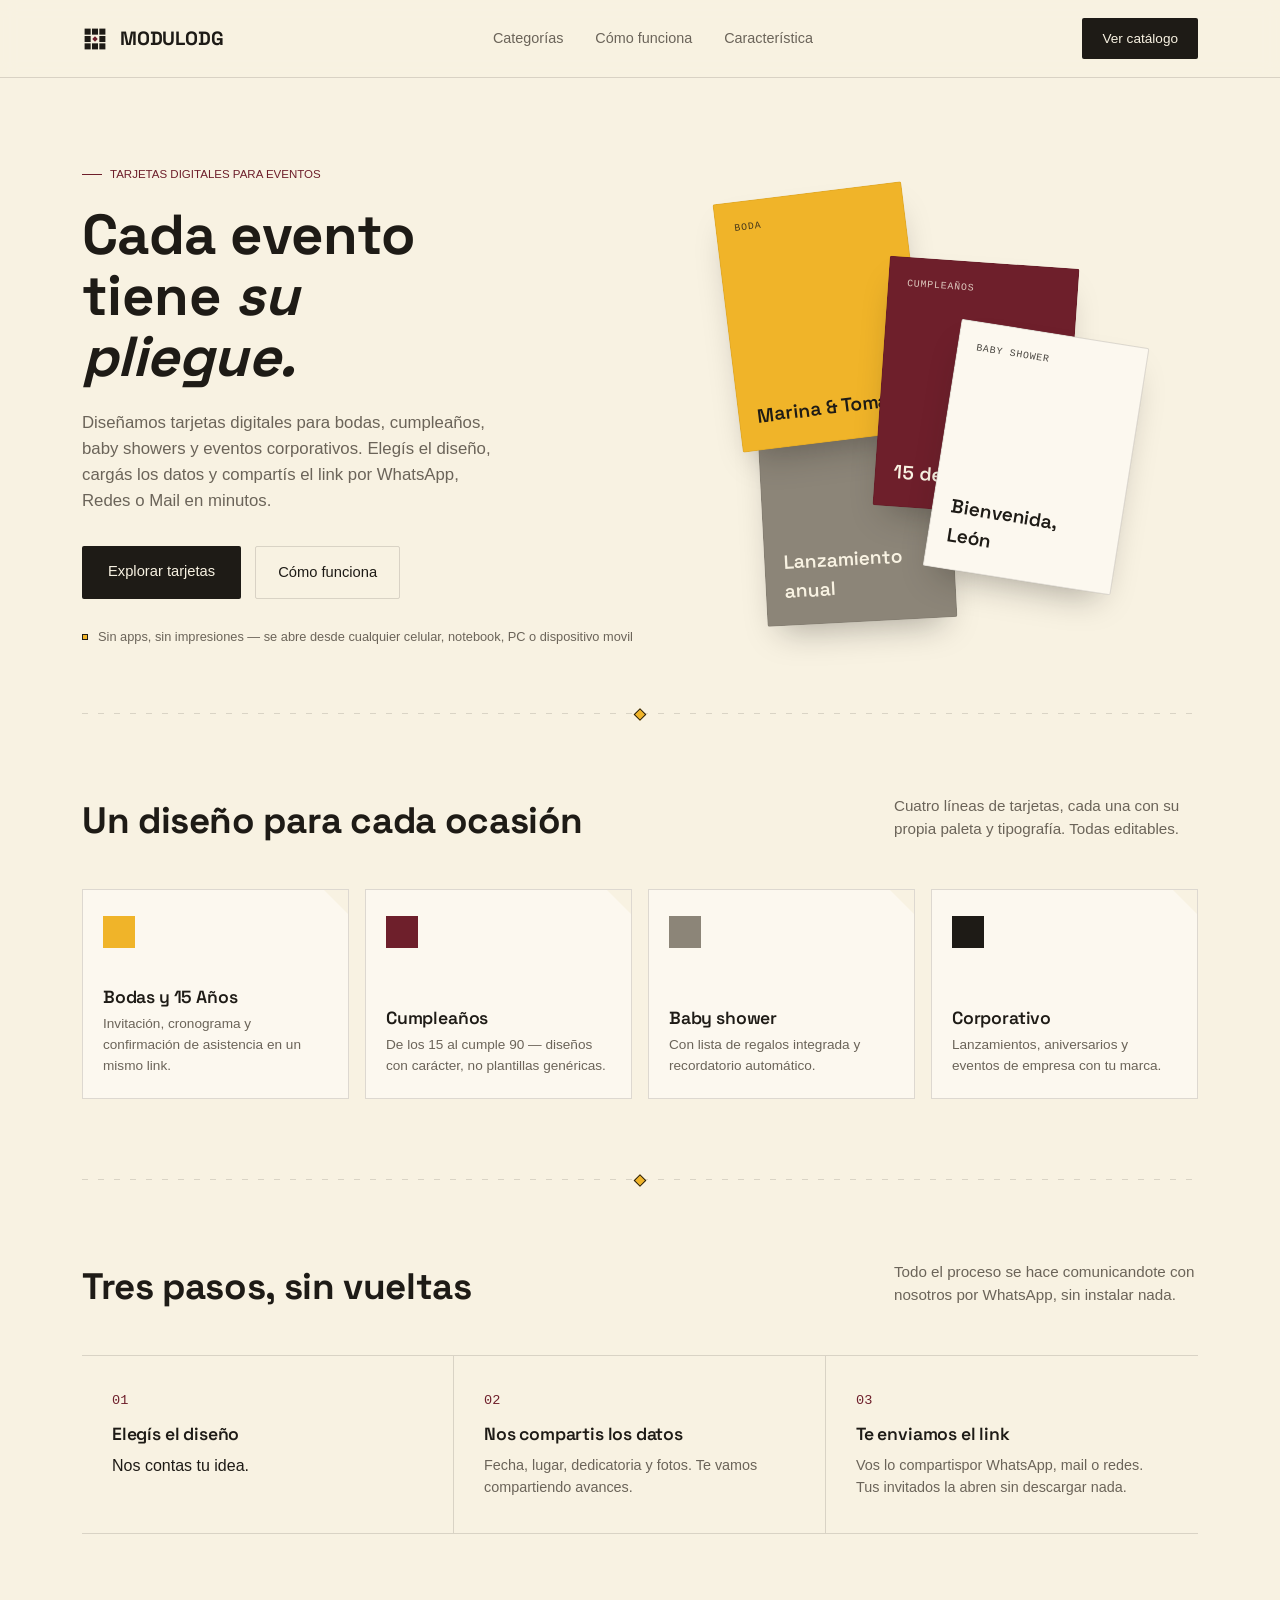
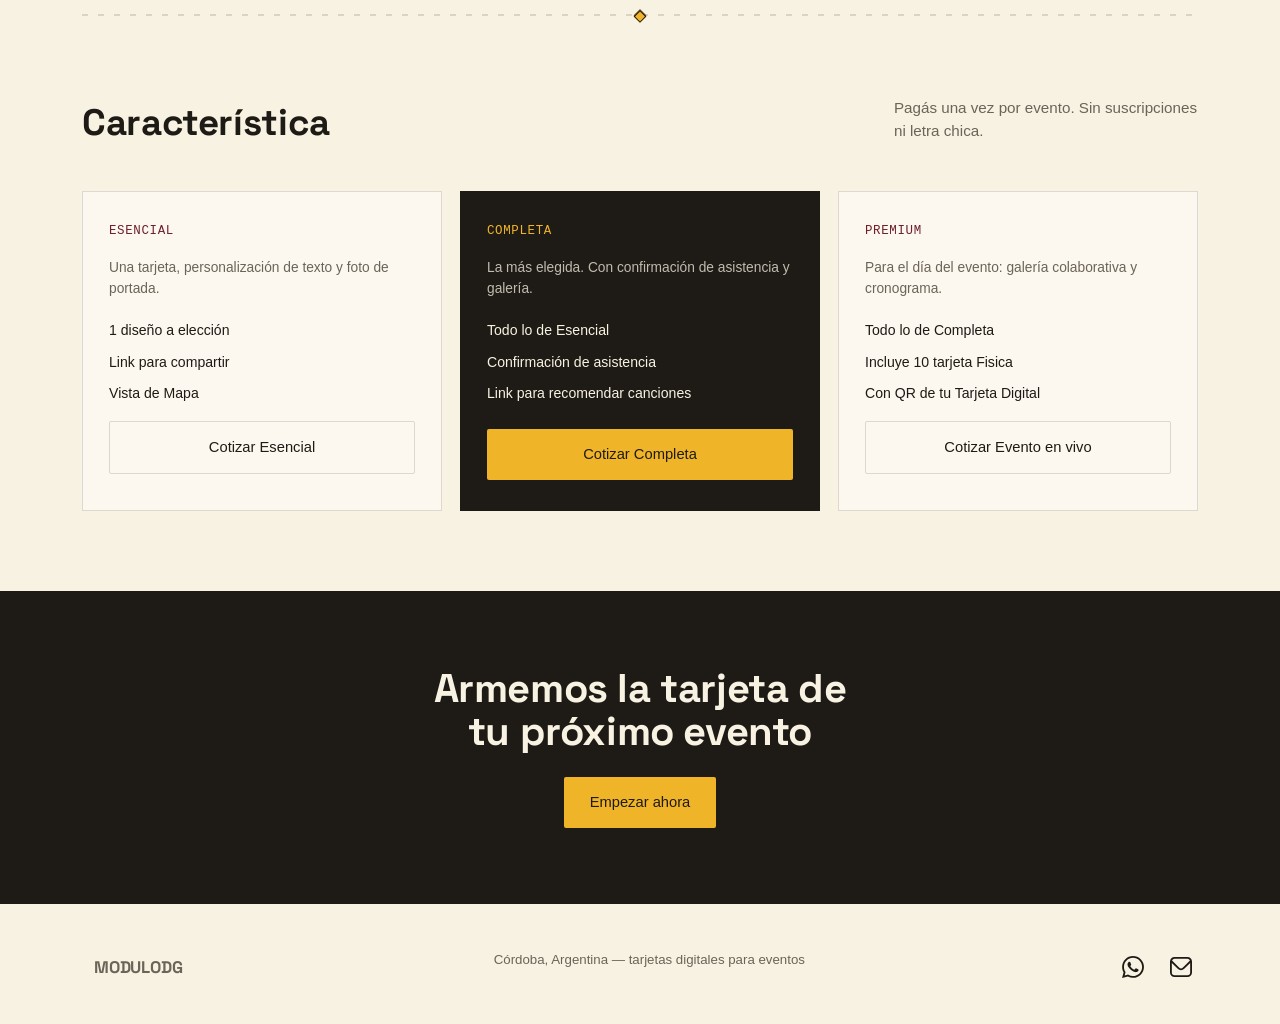
<file: index.html>
<!DOCTYPE html>
<html lang="es">
<head>
<meta charset="UTF-8">
<meta name="viewport" content="width=device-width, initial-scale=1.0">
<title>ModuloDG — tarjetas para eventos</title>
<link rel="preconnect" href="https://fonts.googleapis.com">
<link href="https://fonts.googleapis.com/css2?family=Fraunces:ital,opsz,wght@0,9..144,300;0,9..144,500;0,9..144,600;1,9..144,500&family=Space+Grotesk:wght@400;500;600;700&display=swap" rel="stylesheet">
<link rel="stylesheet" href="./css/style.css">
</head>
<body>

<header>
  <nav>
    <a class="logo" href="#home">
        <svg class="isotipo" width="26" height="26" viewBox="0 0 60 60" fill="none">
        <rect class="mod" x="6" y="6" width="14" height="14"/>
        <rect class="mod" x="23" y="6" width="14" height="14"/>
        <rect class="mod" x="40" y="6" width="14" height="14"/>
        <rect class="mod" x="6" y="23" width="14" height="14"/>
        <rect class="mod" x="40" y="23" width="14" height="14"/>
        <rect class="mod" x="6" y="40" width="14" height="14"/>
        <rect class="mod" x="23" y="40" width="14" height="14"/>
        <rect class="mod" x="40" y="40" width="14" height="14"/>
        <rect class="core" x="25.5" y="25.5" width="9" height="9" transform="rotate(45 30 30)"/>
      </svg>
      ModuloDG
    </a>
    <div class="nav-links">
      <a href="#categorias">Categorías</a>
      <a href="#como-funciona">Cómo funciona</a>
      <!-- <a href="#showcase">Una tarjeta</a> -->
      <a href="#precios">Característica</a>
    </div>
    <a href="#precios" class="nav-cta">Ver catálogo</a>
  </nav>
</header>

<main>
  <section class="hero" id="home">
    <div class="wrap">
      <div>
        <span class="eyebrow">Tarjetas digitales para eventos</span>
        <h1>Cada evento tiene <em>su pliegue.</em></h1>
        <p class="lead">Diseñamos tarjetas digitales para bodas, cumpleaños, baby showers y eventos corporativos. Elegís el diseño, cargás los datos y compartís el link por WhatsApp, Redes o Mail en minutos.</p>
        <div class="hero-ctas">
          <a href="#categorias" class="btn-primary">Explorar tarjetas</a>
          <a href="#como-funciona" class="btn-secondary">Cómo funciona</a>
        </div>
        <div class="hero-note"><span class="dot"></span> Sin apps, sin impresiones — se abre desde cualquier celular, notebook, PC o dispositivo movil</div>
      </div>
      <div class="deck" aria-hidden="true">
        <div class="card-tile t1"><span class="cat">Boda</span><span class="name">Marina &amp; Tomás</span></div>
        <div class="card-tile t2"><span class="cat">Cumpleaños</span><span class="name">15 de Sofi</span></div>
        <div class="card-tile t3"><span class="cat">Corporativo</span><span class="name">Lanzamiento anual</span></div>
        <div class="card-tile t4"><span class="cat">Baby shower</span><span class="name">Bienvenida, León</span></div>
      </div>
    </div>
  </section>

  <div class="wrap"><div class="grid-divider"></div></div>

  <section id="categorias">
    <div class="wrap">
      <div class="section-head" data-reveal>
        <h2>Un diseño para cada ocasión</h2>
        <p>Cuatro líneas de tarjetas, cada una con su propia paleta y tipografía. Todas editables.</p>
      </div>
      <div class="cat-grid">
        <div class="cat-card" data-reveal>
          <div class="fold-corner"></div>
          <div class="glyph" style="background:var(--amarillo);"></div>
          <div><h3>Bodas y 15 Años</h3><p class="sub">Invitación, cronograma y confirmación de asistencia en un mismo link.</p></div>
        </div>
        <div class="cat-card" data-reveal>
          <div class="fold-corner"></div>
          <div class="glyph" style="background:var(--bordo);"></div>
          <div><h3>Cumpleaños</h3><p class="sub">De los 15 al cumple 90 — diseños con carácter, no plantillas genéricas.</p></div>
        </div>
        <div class="cat-card" data-reveal>
          <div class="fold-corner"></div>
          <div class="glyph" style="background:var(--piedra);"></div>
          <div><h3>Baby shower</h3><p class="sub">Con lista de regalos integrada y recordatorio automático.</p></div>
        </div>
        <div class="cat-card" data-reveal>
          <div class="fold-corner"></div>
          <div class="glyph" style="background:var(--ink);"></div>
          <div><h3>Corporativo</h3><p class="sub">Lanzamientos, aniversarios y eventos de empresa con tu marca.</p></div>
        </div>
      </div>
    </div>
  </section>

  <div class="wrap"><div class="grid-divider"></div></div>

  <section id="como-funciona">
    <div class="wrap">
      <div class="section-head" data-reveal>
        <h2>Tres pasos, sin vueltas</h2>
        <p>Todo el proceso se hace comunicandote con nosotros por WhatsApp, sin instalar nada.</p>
      </div>
      <div class="steps" data-reveal>
        <div class="step">
          <div class="num">01</div>
          <h3>Elegís el diseño</h3>Nos contas tu idea.</p>
        </div>
        <div class="step">
          <div class="num">02</div>
          <h3>Nos compartis los datos</h3>
          <p>Fecha, lugar, dedicatoria y fotos. Te vamos compartiendo avances.</p>
        </div>
        <div class="step">
          <div class="num">03</div>
          <h3>Te enviamos el link</h3>
          <p>Vos lo compartispor WhatsApp, mail o redes. Tus invitados la abren sin descargar nada.</p>
        </div>
      </div>
    </div>
  </section>

  <div class="wrap"><div class="grid-divider"></div></div>

  <!-- <section id="showcase">
    <div class="wrap showcase">
      <div class="showcase-copy" data-reveal>
        <h2>Se abre como una tarjeta de verdad</h2>
        <p>Cada tarjeta digital conserva ese gesto de abrir un sobre: la portada, el pliegue y el mensaje adentro. Tocá el sobre para verlo.</p>
        <ul class="feature-list">
          <li>Animación de apertura personalizable</li>
          <li>Confirmación de asistencia integrada</li>
          <li>Se ve igual en cualquier celular</li>
        </ul>
      </div>
      <div class="envelope-stage" id="envelopeStage" data-reveal>
        <div class="envelope" id="envelope" role="button" tabindex="0" aria-label="Abrir tarjeta de ejemplo">
          <div class="env-card">
            <div class="k">Cumplen 40</div>
            <div class="t">Fiesta de Caro</div>
          </div>
          <div class="env-back"></div>
          <div class="env-flap"></div>
        </div>
      </div>
    </div>
  </section> -->

  <div class="wrap"><div class="grid-divider"></div></div>

  <section id="precios">
    <div class="wrap">
      <div class="section-head" data-reveal>
        <h2>Característica</h2>
        <p>Pagás una vez por evento. Sin suscripciones ni letra chica.</p>
      </div>
      <div class="pricing-grid" data-reveal>
        <div class="price-card">
          <span class="tier">Esencial</span>
          <!-- <span class="amount">$8.900</span> -->
          <p class="desc">Una tarjeta, personalización de texto y foto de portada.</p>
          <ul>
            <li>1 diseño a elección</li>
            <li>Link para compartir</li>
            <li>Vista de Mapa</li>
          </ul>
          <a href="#" class="btn-secondary" style="text-align:center;">Cotizar Esencial</a>
        </div>
        <div class="price-card featured">
          <span class="tier">Completa</span>
          <!-- <span class="amount">$15.900</span> -->
          <p class="desc">La más elegida. Con confirmación de asistencia y galería.</p>
          <ul>
            <li>Todo lo de Esencial</li>
            <li>Confirmación de asistencia</li>
            <li>Link para recomendar canciones</li>
          </ul>
          <a href="#" class="btn-primary">Cotizar Completa</a>
        </div>
        <div class="price-card">
          <span class="tier">Premium</span>
          <!-- <span class="amount">$24.900</span> -->
          <p class="desc">Para el día del evento: galería colaborativa y cronograma.</p>
          <ul>
            <li>Todo lo de Completa</li>
            <li>Incluye 10 tarjeta Fisica</li>
            <li>Con QR de tu Tarjeta Digital</li>
          </ul>
          <a href="#" class="btn-secondary" style="text-align:center;">Cotizar Evento en vivo</a>
        </div>
      </div>
    </div>
  </section>
</main>

<div class="cta-band">
  <div class="wrap">
    <h2 data-reveal>Armemos la tarjeta de tu próximo evento</h2>
    <a href="#precios" class="btn-primary" data-reveal>Empezar ahora</a>
  </div>
</div>

<footer>
  <div class="wrap" style="display:flex; justify-content:space-between; width:100%; flex-wrap:wrap; gap:20px;">
    <div class="logo"><span class="mark"></span>ModuloDG</div>
    <div>Córdoba, Argentina — tarjetas digitales para eventos</div>
    <div class="redes">
      <!-- <a href="https://www.instagram.com/modulodg.cba" target="_blank" aria-label="Síguenos en Instagram"><span class="icono icono-instagram"></span></a> -->
      <a href="https://wa.me/5493512261423" target="_blank" aria-label="Escribenos por WhatsApp"><span class="icono icono-whatsapp"></span></a>
      <a href="mailto:modulodg.cba@gmail.com" target="_blank" aria-label="Envianos un email"><span class="icono icono-sobre"></span></a>
    </div>
  </div>
</footer>

<script src="./js/main.js"></script>

</body>
</html>
</file>
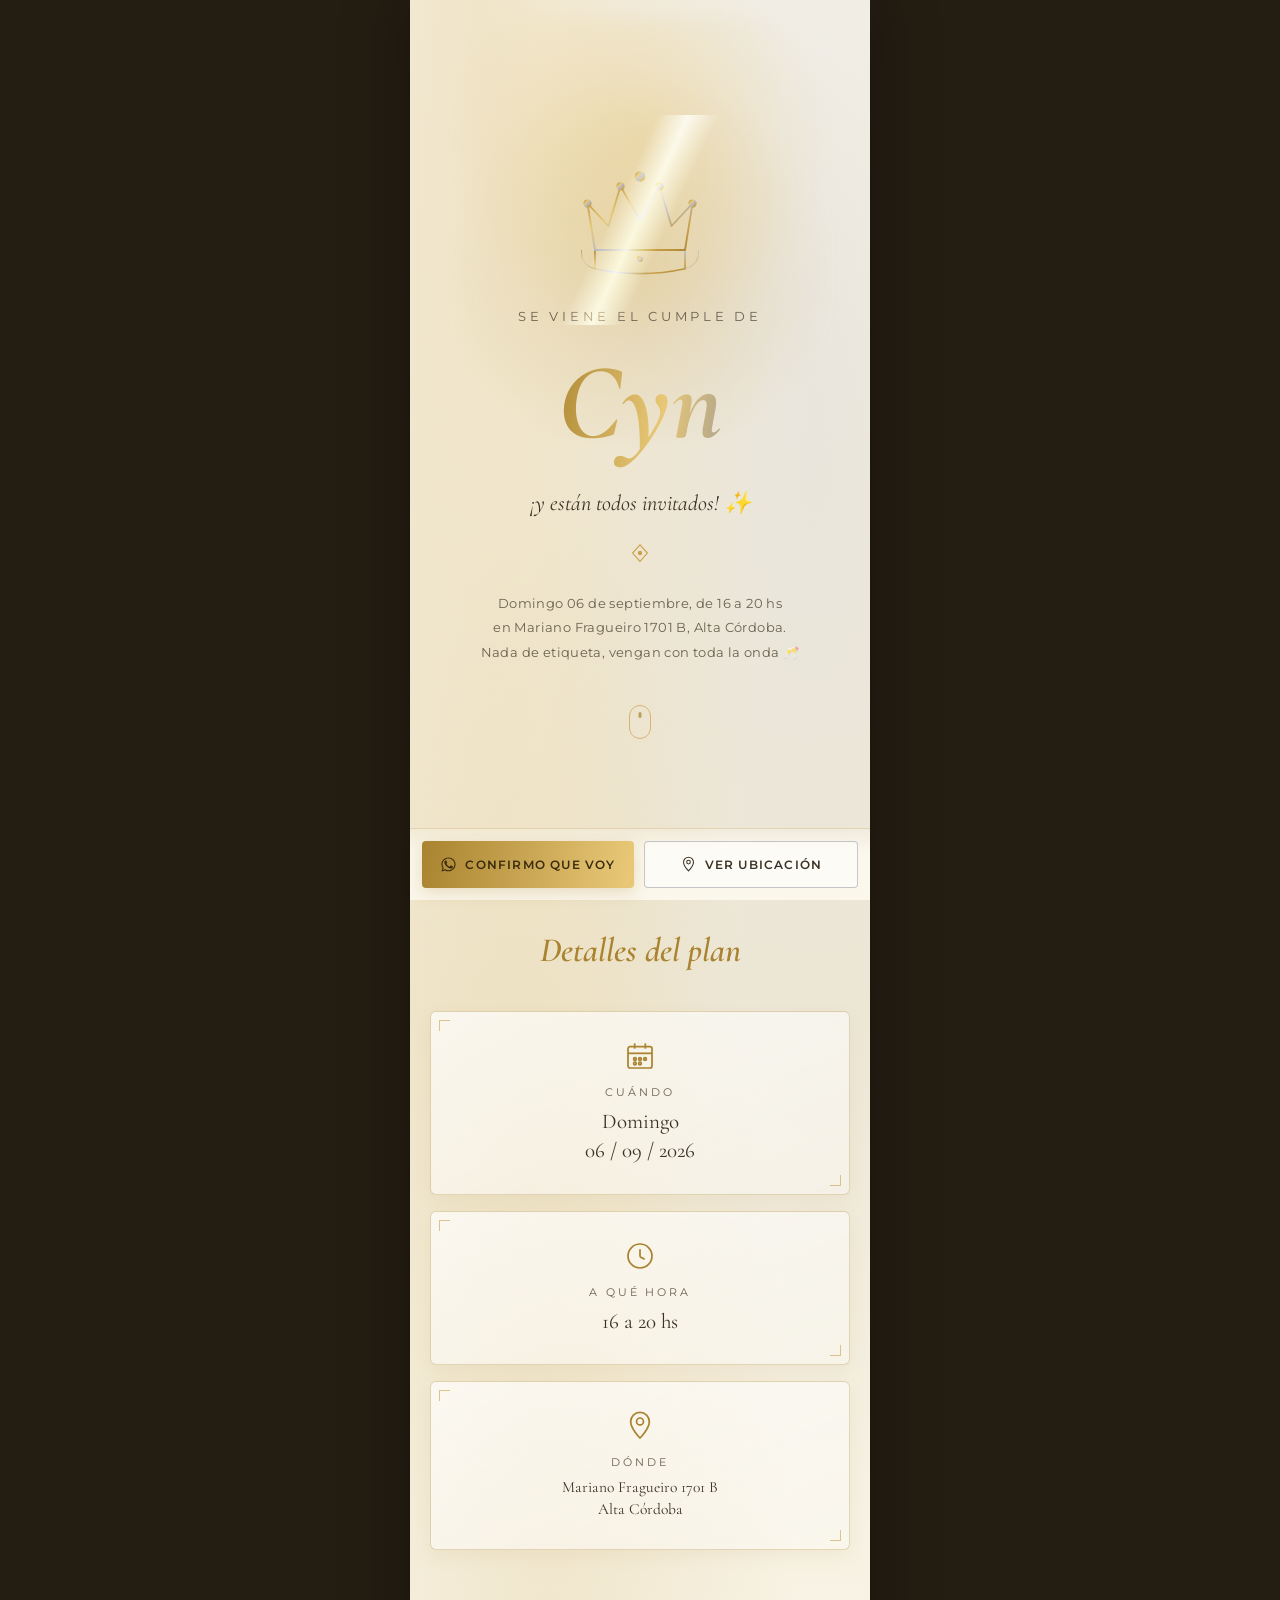
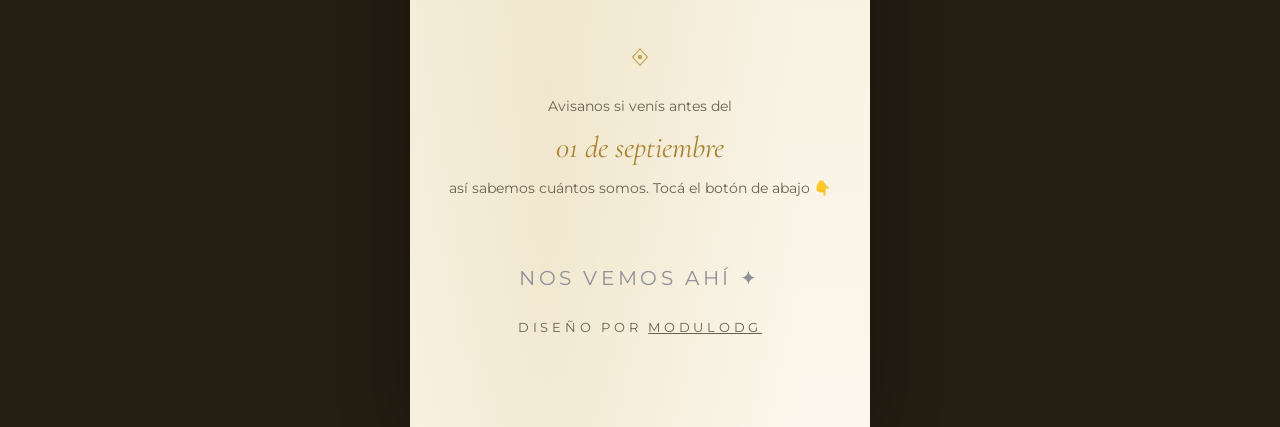
<file: eventos/cumpleCyn.html>
<!DOCTYPE html>
<html lang="es">
<head>
<meta charset="UTF-8">
<meta name="viewport" content="width=device-width, initial-scale=1.0">
<title>Cumple de Cyn</title>
<link rel="preconnect" href="https://fonts.googleapis.com">
<link rel="preconnect" href="https://fonts.gstatic.com" crossorigin>
<link href="https://fonts.googleapis.com/css2?family=Cormorant+Garamond:ital,wght@0,400;0,600;0,700;1,500&family=Montserrat:wght@300;400;500;600;700&display=swap" rel="stylesheet">
<style>
  :root{
    --cream-1: #fbf7ec;
    --cream-2: #f3ecd8;
    --cream-3: #ece2c6;
    --ink: #3a3226;
    --ink-soft: #6b6150;
    --gold-deep: #a9832f;
    --gold: #c9a24a;
    --gold-bright: #e8c877;
    --silver-deep: #8f909a;
    --silver: #b7b8c1;
    --silver-bright: #dfe0e6;
  }

  *{ margin:0; padding:0; box-sizing:border-box; }
  html{ scroll-behavior:smooth; }

  /* La página está pensada solo para vista mobile: en pantallas más
     anchas se centra con un marco angosto tipo celular. */
  body{
    background: #241d12;
    display: flex;
    justify-content: center;
  }

  .app{
    width: 100%;
    max-width: 460px;
    min-height: 100vh;
    position: relative;
    background:
      radial-gradient(ellipse at 15% 0%, rgba(201,162,74,0.22), transparent 55%),
      radial-gradient(ellipse at 88% 20%, rgba(183,184,193,0.24), transparent 50%),
      radial-gradient(ellipse at 30% 90%, rgba(201,162,74,0.16), transparent 55%),
      linear-gradient(180deg, var(--cream-1), var(--cream-2) 50%, var(--cream-1));
    color: var(--ink);
    font-family: 'Montserrat', sans-serif;
    overflow-x: hidden;
    padding-bottom: 92px;
    box-shadow: 0 0 60px rgba(0,0,0,0.35);
  }

  @media (prefers-reduced-motion: reduce){
    *{ animation-duration: 0.001ms !important; animation-iteration-count: 1 !important; transition-duration: 0.001ms !important; }
  }

  .seccionFin {
    width: 100%;
    display: flex;
    justify-content: center;
  }

  .sparkle-field{ position: absolute; inset: 0; pointer-events: none; z-index: 0; overflow: hidden; }
  .sparkle{
    position: absolute; width: 3.5px; height: 3.5px; border-radius: 50%;
    background: var(--gold-bright);
    box-shadow: 0 0 10px 2.5px rgba(232,200,119,0.95);
    animation: twinkle 3.2s ease-in-out infinite;
    opacity: 0;
  }
  .sparkle.silver{ background: var(--silver-bright); box-shadow: 0 0 10px 2.5px rgba(223,224,230,0.95); }
  .sparkle.big{ width: 5px; height: 5px; box-shadow: 0 0 14px 4px rgba(232,200,119,0.9); }
  @keyframes twinkle{
    0%, 100%{ opacity: 0; transform: scale(0.4); }
    50%{ opacity: 1; transform: scale(1.25); }
  }

  section{ position: relative; z-index: 1; }

  /* ---------- Hero ---------- */
  .hero{
    min-height: 100svh;
    display: flex; flex-direction: column; align-items: center; justify-content: center;
    text-align: center;
    padding: 48px 24px 64px;
    position: relative;
  }
  .hero::before{
    content:"";
    position:absolute; top: 2%; left: 50%; transform: translateX(-50%);
    width: 380px; height: 420px;
    background:
      radial-gradient(circle at 50% 30%, rgba(232,200,119,0.38), transparent 55%),
      radial-gradient(circle at 50% 60%, rgba(201,162,74,0.28), transparent 62%);
    filter: blur(8px);
    animation: glow-pulse 4.5s ease-in-out infinite;
    z-index: -1;
  }
  @keyframes glow-pulse{
    0%, 100%{ opacity: 0.75; transform: translateX(-50%) scale(1); }
    50%{ opacity: 1; transform: translateX(-50%) scale(1.08); }
  }

  .crown-wrap{ position: relative; width: 150px; height: 150px; margin-bottom: 4px; }
  .crown-wrap svg{ width: 100%; height: 100%; overflow: visible; }

  .crown-shine{
    position: absolute; inset: -20%;
    background: linear-gradient(115deg, transparent 40%, rgba(255,255,255,0.85) 50%, transparent 60%);
    mix-blend-mode: overlay;
    animation: sweep 5s ease-in-out infinite;
    pointer-events: none;
  }
  @keyframes sweep{
    0%{ transform: translateX(-120%) rotate(8deg); opacity: 0; }
    35%{ opacity: 1; }
    55%{ transform: translateX(120%) rotate(8deg); opacity: 0; }
    100%{ transform: translateX(120%) rotate(8deg); opacity: 0; }
  }

  .eyebrow{
    font-size: 12.5px;
    letter-spacing: 0.3em;
    text-transform: uppercase;
    color: var(--ink-soft);
    margin-top: 10px;
  }

  .hero h1{
    font-family: 'Cormorant Garamond', serif;
    font-weight: 700;
    font-style: italic;
    font-size: clamp(64px, 22vw, 108px);
    line-height: 1.25;
    padding: 0.1em 0.08em 0.15em;
    margin: 0 0 2px;
    overflow: visible;
    background: linear-gradient(100deg, var(--gold-deep) 0%, var(--gold-bright) 28%, var(--silver-deep) 50%, var(--gold-bright) 72%, var(--gold-deep) 100%);
    background-size: 240% 100%;
    -webkit-background-clip: text;
    background-clip: text;
    color: transparent;
    animation: shimmer-text 6s linear infinite;
  }
  @keyframes shimmer-text{
    0%{ background-position: 0% 50%; }
    100%{ background-position: 240% 50%; }
  }

  .hero .sub{
    font-family: 'Cormorant Garamond', serif;
    font-style: italic;
    font-size: clamp(17px, 3.8vw, 22px);
    color: var(--ink);
    margin-top: 2px;
  }

  .divider{ display:flex; align-items:center; justify-content:center; margin: 26px auto; width: min(240px, 70%); }
  .divider svg{ width: 100%; height: auto; }

  .hero .invite-line{
    max-width: 420px;
    font-size: 13px;
    letter-spacing: 0.03em;
    line-height: 1.9;
    color: var(--ink-soft);
  }

  .scroll-cue{
    margin-top: 40px; width: 22px; height: 34px;
    border: 1px solid var(--gold); border-radius: 14px;
    position: relative; opacity: 0.7;
  }
  .scroll-cue::before{
    content:""; position:absolute; top:6px; left:50%; transform: translateX(-50%);
    width:3px; height:6px; border-radius: 2px; background: var(--gold-deep);
    animation: scrolldown 1.8s ease-in-out infinite;
  }
  @keyframes scrolldown{
    0%{ opacity:0; top:6px; } 40%{ opacity:1; } 100%{ opacity:0; top:18px; }
  }

  /* ---------- Detalles ---------- */
  .details{ padding: 30px 20px 56px; max-width: 760px; margin: 0 auto; }

  .details-title{
    text-align:center;
    font-family: 'Cormorant Garamond', serif;
    font-style: italic; font-weight: 600;
    font-size: clamp(26px, 5.5vw, 34px);
    color: var(--gold-deep);
    margin-bottom: 40px;
  }

  .card-grid{ display: grid; grid-template-columns: repeat(auto-fit, minmax(210px, 1fr)); gap: 16px; }

  .card{
    background: linear-gradient(160deg, rgba(255,255,255,0.7), rgba(255,255,255,0.35));
    border: 1px solid rgba(169,131,47,0.3);
    border-radius: 6px;
    padding: 28px 20px;
    text-align: center;
    position: relative;
    opacity: 0; transform: translateY(22px);
    transition: opacity 0.7s ease, transform 0.7s ease;
    box-shadow: 0 6px 18px rgba(169,131,47,0.08);
  }
  .card.in-view{ opacity: 1; transform: translateY(0); }

  .card::before, .card::after{ content:""; position:absolute; width:10px; height:10px; border: 1px solid var(--gold); opacity: 0.6; }
  .card::before{ top:8px; left:8px; border-right:none; border-bottom:none; }
  .card::after{ bottom:8px; right:8px; border-left:none; border-top:none; }

  .card .icon{ width: 32px; height: 32px; margin: 0 auto 14px; color: var(--gold-deep); }
  .card .icon svg{ width:100%; height:100%; }

  .card .label{ font-size: 10.5px; letter-spacing: 0.28em; text-transform: uppercase; color: var(--ink-soft); margin-bottom: 8px; }

  .card .value{ font-family: 'Cormorant Garamond', serif; font-size: 21px; color: var(--ink); line-height: 1.4; }
  .card .value.small{ font-size: 15.5px; }

  /* ---------- RSVP note ---------- */
  .rsvp{
    text-align: center; padding: 14px 24px 64px; max-width: 460px; margin: 0 auto;
    opacity: 0; transform: translateY(16px);
    transition: opacity 0.7s ease, transform 0.7s ease;
  }
  .rsvp.in-view{ opacity:1; transform: translateY(0); }

  .rsvp p{ font-size: 13.5px; color: var(--ink-soft); line-height: 1.9; }
  .rsvp .date-strong{ color: var(--gold-deep); font-family: 'Cormorant Garamond', serif; font-style: italic; font-size: 30px; }

  footer.credit{ text-align: center; font-size: 20px; letter-spacing: 0.18em; text-transform: uppercase; color: var(--silver-deep); padding-bottom: 20px; }

  /* ---------- Barra fija inferior ---------- */
  .bottom-bar{
    position: fixed; left:50%; transform: translateX(-50%); bottom:0; z-index: 50;
    width: 100%; max-width: 460px;
    display:flex;
    background: linear-gradient(180deg, rgba(251,247,236,0.3), rgba(251,247,236,0.97) 30%);
    backdrop-filter: blur(10px);
    border-top: 1px solid rgba(169,131,47,0.3);
    padding: 12px max(12px, env(safe-area-inset-left)) calc(12px + env(safe-area-inset-bottom));
    gap: 10px;
  }

  .bar-btn{
    flex: 1; display:flex; align-items:center; justify-content:center; gap:8px;
    padding: 14px 10px; border-radius: 4px;
    text-decoration: none;
    font-size: 12px; letter-spacing: 0.1em; text-transform: uppercase; font-weight: 600;
    position: relative; overflow: hidden;
    transition: transform 0.25s ease, box-shadow 0.25s ease;
  }
  .bar-btn:active{ transform: scale(0.97); }
  .bar-btn svg{ width: 17px; height: 17px; flex-shrink: 0; }

  .bar-btn.primary{
    background: linear-gradient(100deg, var(--gold-deep), var(--gold-bright) 45%, var(--gold) 70%, var(--gold-deep));
    background-size: 220% 100%;
    color: #3a2c0d;
    box-shadow: 0 4px 16px rgba(169,131,47,0.25);
    animation: btn-shimmer 5s linear infinite;
  }
  @keyframes btn-shimmer{ 0%{ background-position: 0% 0; } 100%{ background-position: 220% 0; } }

  .bar-btn.secondary{
    background: rgba(255,255,255,0.5);
    color: var(--ink);
    border: 1px solid rgba(143,144,154,0.5);
  }
  .bar-btn.secondary:hover{ background: rgba(255,255,255,0.85); }


</style>
</head>
<body>
<div class="app">

<div class="sparkle-field" id="sparkleField"></div>

<!-- ================= HERO ================= -->
<section class="hero">
  <div class="crown-wrap">
    <svg viewBox="0 0 200 200" xmlns="http://www.w3.org/2000/svg">
      <defs>
        <linearGradient id="crownGrad" x1="0%" y1="0%" x2="100%" y2="100%">
          <stop offset="0%" stop-color="#a9832f"/>
          <stop offset="35%" stop-color="#e8c877"/>
          <stop offset="55%" stop-color="#b7b8c1"/>
          <stop offset="80%" stop-color="#c9a24a"/>
          <stop offset="100%" stop-color="#a9832f"/>
        </linearGradient>
      </defs>
      <path d="M40 140 L40 165 Q100 178 160 165 L160 140 Z" fill="none" stroke="url(#crownGrad)" stroke-width="2.2"/>
      <line x1="46" y1="150" x2="154" y2="150" stroke="url(#crownGrad)" stroke-width="1"/>
      <path d="M40 140 L30 78 L58 108 L74 55 L100 100 L126 55 L142 108 L170 78 L160 140 Z"
            fill="none" stroke="url(#crownGrad)" stroke-width="2.4" stroke-linejoin="round"/>
      <circle cx="30" cy="78" r="5.5" fill="url(#crownGrad)"/>
      <circle cx="74" cy="55" r="5.5" fill="url(#crownGrad)"/>
      <circle cx="100" cy="42" r="7" fill="url(#crownGrad)"/>
      <circle cx="126" cy="55" r="5.5" fill="url(#crownGrad)"/>
      <circle cx="170" cy="78" r="5.5" fill="url(#crownGrad)"/>
      <circle cx="100" cy="152" r="4" fill="url(#crownGrad)"/>
      <path d="M40 165 Q20 160 22 140" fill="none" stroke="url(#crownGrad)" stroke-width="1.2" opacity="0.7"/>
      <path d="M160 165 Q180 160 178 140" fill="none" stroke="url(#crownGrad)" stroke-width="1.2" opacity="0.7"/>
    </svg>
    <div class="crown-shine"></div>
  </div>

  <p class="eyebrow">Se viene el cumple de</p>
  <h1>Cyn</h1>
  <p class="sub">¡y están todos invitados! ✨</p>

  <div class="divider">
    <svg viewBox="0 0 260 24" xmlns="http://www.w3.org/2000/svg">
      <defs>
        <linearGradient id="divGrad" x1="0%" y1="0%" x2="100%" y2="0%">
          <stop offset="0%" stop-color="#a9832f" stop-opacity="0"/>
          <stop offset="50%" stop-color="#c9a24a"/>
          <stop offset="100%" stop-color="#a9832f" stop-opacity="0"/>
        </linearGradient>
      </defs>
      <line x1="0" y1="12" x2="105" y2="12" stroke="url(#divGrad)" stroke-width="1"/>
      <line x1="155" y1="12" x2="260" y2="12" stroke="url(#divGrad)" stroke-width="1"/>
      <path d="M130 3 L138 12 L130 21 L122 12 Z" fill="none" stroke="#c9a24a" stroke-width="1.2"/>
      <circle cx="130" cy="12" r="2.4" fill="#c9a24a"/>
    </svg>
  </div>

  <p class="invite-line">Domingo 06 de septiembre, de 16 a 20 hs<br>en Mariano Fragueiro 1701 B, Alta Córdoba.<br>Nada de etiqueta, vengan con toda la onda 🥂</p>

  <div class="scroll-cue"></div>
</section>

<!-- ================= DETALLES ================= -->
<section class="details">
  <p class="details-title">Detalles del plan</p>
  <div class="card-grid">

    <div class="card">
      <div class="icon">
        <svg viewBox="0 0 24 24" fill="none" stroke="currentColor" stroke-width="1.3">
          <rect x="3" y="5" width="18" height="16" rx="1.5"/>
          <line x1="3" y1="10" x2="21" y2="10"/>
          <line x1="8" y1="2.5" x2="8" y2="6.5"/>
          <line x1="16" y1="2.5" x2="16" y2="6.5"/>
          <circle cx="8.2" cy="14.2" r="1"/>
          <circle cx="12" cy="14.2" r="1"/>
          <circle cx="15.8" cy="14.2" r="1"/>
          <circle cx="8.2" cy="17.6" r="1"/>
          <circle cx="12" cy="17.6" r="1"/>
        </svg>
      </div>
      <p class="label">Cuándo</p>
      <p class="value">Domingo<br>06 / 09 / 2026</p>
    </div>

    <div class="card">
      <div class="icon">
        <svg viewBox="0 0 24 24" fill="none" stroke="currentColor" stroke-width="1.3">
          <circle cx="12" cy="12" r="9"/>
          <line x1="12" y1="7" x2="12" y2="12.5"/>
          <line x1="12" y1="12.5" x2="15.5" y2="14.5"/>
        </svg>
      </div>
      <p class="label">A qué hora</p>
      <p class="value">16 a 20 hs</p>
    </div>

    <div class="card">
      <div class="icon">
        <svg viewBox="0 0 24 24" fill="none" stroke="currentColor" stroke-width="1.3">
          <path d="M12 21s7-7.1 7-12.2A7 7 0 0 0 5 8.8C5 13.9 12 21 12 21Z"/>
          <circle cx="12" cy="8.6" r="2.6"/>
        </svg>
      </div>
      <p class="label">Dónde</p>
      <p class="value small">Mariano Fragueiro 1701 B<br>Alta Córdoba</p>
    </div>

  </div>
</section>

<!-- ================= RSVP ================= -->
<section class="rsvp">
  <div class="divider">
    <svg viewBox="0 0 260 24" xmlns="http://www.w3.org/2000/svg">
      <line x1="0" y1="12" x2="105" y2="12" stroke="url(#divGrad)" stroke-width="1"/>
      <line x1="155" y1="12" x2="260" y2="12" stroke="url(#divGrad)" stroke-width="1"/>
      <path d="M130 3 L138 12 L130 21 L122 12 Z" fill="none" stroke="#c9a24a" stroke-width="1.2"/>
      <circle cx="130" cy="12" r="2.4" fill="#c9a24a"/>
    </svg>
  </div>
  <p>Avisanos si venís antes del<br><span class="date-strong">01 de septiembre</span><br>así sabemos cuántos somos. Tocá el botón de abajo 👇</p>
</section>

<footer class="credit">Nos vemos ahí ✦</footer>

<!-- ================= BARRA FIJA ================= -->
<div class="bottom-bar">
  <a class="bar-btn primary" id="whatsappBtn" href="#" target="_blank" rel="noopener">
    <svg viewBox="0 0 24 24" fill="currentColor"><path d="M17.5 14.4c-.3-.15-1.75-.86-2-.96-.27-.1-.47-.15-.66.15-.2.3-.76.96-.93 1.16-.17.2-.34.22-.63.07-.3-.15-1.24-.46-2.37-1.47-.87-.78-1.46-1.74-1.63-2.04-.17-.3-.02-.46.13-.6.13-.14.3-.34.44-.52.15-.17.2-.3.3-.5.1-.2.05-.37-.02-.52-.07-.15-.66-1.6-.9-2.2-.24-.58-.48-.5-.66-.5-.17-.01-.37-.01-.57-.01s-.52.07-.8.37c-.27.3-1.04 1.02-1.04 2.48s1.07 2.87 1.22 3.07c.15.2 2.1 3.2 5.08 4.49.71.3 1.26.49 1.7.63.71.22 1.36.19 1.87.12.57-.09 1.75-.72 2-1.4.24-.7.24-1.3.17-1.42-.07-.13-.27-.2-.57-.35Z"/><path d="M12 2C6.48 2 2 6.36 2 11.75c0 1.94.58 3.75 1.58 5.27L2 22l5.19-1.53a10.1 10.1 0 0 0 4.81 1.22c5.52 0 10-4.36 10-9.94C22 6.36 17.52 2 12 2Zm0 18.13c-1.62 0-3.13-.46-4.4-1.26l-.32-.19-3.08.91.93-3-.21-.32a8.02 8.02 0 0 1-1.35-4.52c0-4.5 3.75-8.15 8.43-8.15 4.68 0 8.43 3.65 8.43 8.15 0 4.5-3.75 8.38-8.43 8.38Z"/></svg>
    Confirmo que voy
  </a>
  <a class="bar-btn secondary" id="mapsBtn" href="#" target="_blank" rel="noopener">
    <svg viewBox="0 0 24 24" fill="none" stroke="currentColor" stroke-width="1.5"><path d="M12 21s7-7.1 7-12.2A7 7 0 0 0 5 8.8C5 13.9 12 21 12 21Z"/><circle cx="12" cy="8.6" r="2.6"/></svg>
    Ver ubicación
  </a>
</div>
            <section class="seccionFin p-2">
                <p class="eyebrow">Diseño por <a href="../index.html" class="eyebrow">ModuloDG</a></p>
                <div class="redes">
                <!-- <a href="https://www.instagram.com/modulodg.cba" target="_blank" aria-label="Síguenos en Instagram"><span class="icono icono-instagram"></span></a> -->
                <a href="https://wa.me/5493512261423" target="_blank" aria-label="Escribenos por WhatsApp"><span class="icono icono-whatsapp"></span></a>
                <a href="mailto:modulodg.cba@gmail.com" target="_blank" aria-label="Envianos un email"><span class="icono icono-sobre"></span></a>
                </div>
            </section>

</div><!-- /.app -->

<script>
  // ---------- Config: reemplazá el número por el real (código de país + área, sin + ni espacios) ----------
  const WHATSAPP_NUMBER = "5493513135192"; // <-- EDITAR: poner el número real de WhatsApp
  const WHATSAPP_MSG = "¡Hola! Confirmo que voy al cumple de Cyn el domingo 06/09 🎉";
  const ADDRESS = "Mariano Fragueiro 1701, B, Alta Córdoba, Córdoba, Argentina";

  document.getElementById('whatsappBtn').href =
    `https://wa.me/${WHATSAPP_NUMBER}?text=${encodeURIComponent(WHATSAPP_MSG)}`;

  document.getElementById('mapsBtn').href =
    `https://www.google.com/maps/search/?api=1&query=${encodeURIComponent(ADDRESS)}`;

  // ---------- Sparkles ambientales ----------
  const field = document.getElementById('sparkleField');
  const SPARKLE_COUNT = 46;
  for (let i = 0; i < SPARKLE_COUNT; i++){
    const s = document.createElement('div');
    const isBig = Math.random() > 0.8;
    s.className = 'sparkle' + (Math.random() > 0.55 ? ' silver' : '') + (isBig ? ' big' : '');
    s.style.left = Math.random() * 100 + '%';
    s.style.top = Math.random() * 100 + '%';
    s.style.animationDelay = (Math.random() * 4) + 's';
    s.style.animationDuration = (2.2 + Math.random() * 2.2) + 's';
    field.appendChild(s);
  }

  // ---------- Reveal on scroll ----------
  const revealEls = document.querySelectorAll('.card, .rsvp');
  const io = new IntersectionObserver((entries) => {
    entries.forEach((entry, idx) => {
      if (entry.isIntersecting){
        setTimeout(() => entry.target.classList.add('in-view'), idx * 90);
        io.unobserve(entry.target);
      }
    });
  }, { threshold: 0.2 });
  revealEls.forEach(el => io.observe(el));
</script>

</body>
</html>
</file>
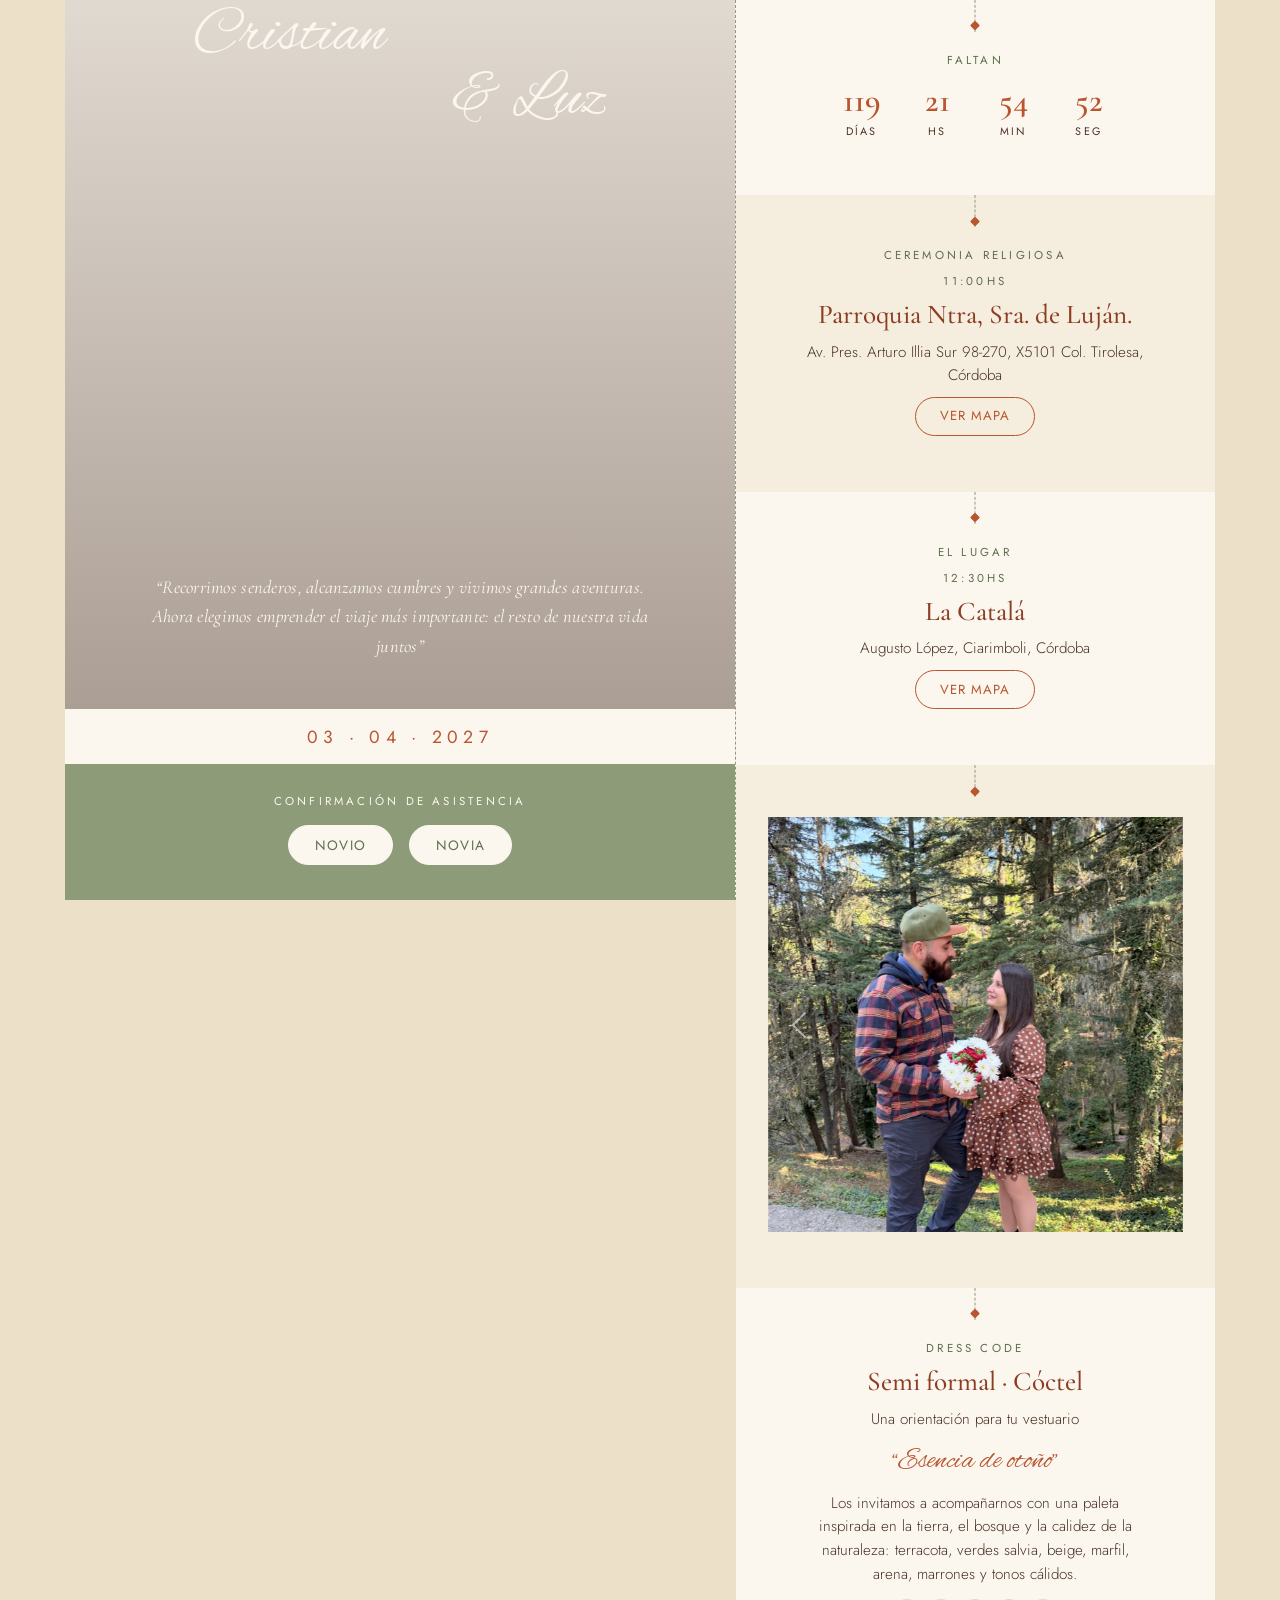
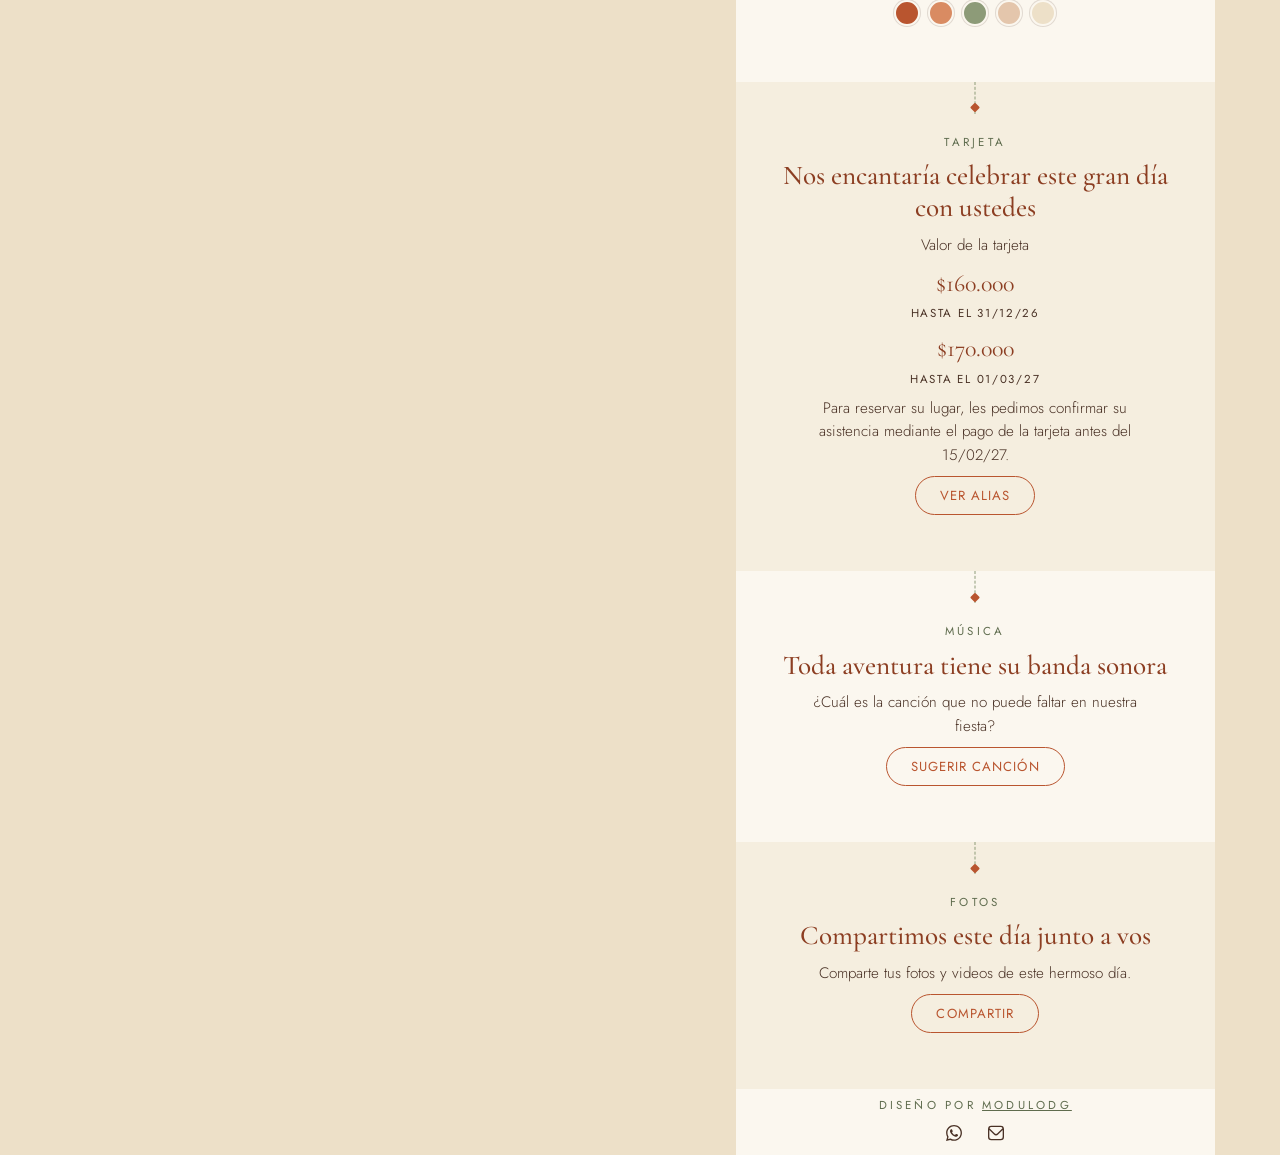
<file: eventos/luzycristian.html>
<!DOCTYPE html>
<html lang="es">
<head>
    <meta charset="UTF-8">
    <meta name="viewport" content="width=device-width, initial-scale=1.0">
    <link href="https://cdn.jsdelivr.net/npm/bootstrap@5.3.5/dist/css/bootstrap.min.css" rel="stylesheet" integrity="sha384-SgOJa3DmI69IUzQ2PVdRZhwQ+dy64/BUtbMJw1MZ8t5HZApcHrRKUc4W0kG879m7" crossorigin="anonymous">
    <link rel="preconnect" href="https://fonts.googleapis.com">
    <link rel="preconnect" href="https://fonts.gstatic.com" crossorigin>
    <link href="https://fonts.googleapis.com/css2?family=Cormorant+Garamond:ital,wght@0,400;0,500;0,600;1,400&family=Jost:wght@300;400;500;600&family=Alex+Brush&display=swap" rel="stylesheet">
    <link rel="stylesheet" href="../css/luzycristian.css">
    <link rel="stylesheet" href="../css/footer.css">
    <title>Cristian & Luz</title>
</head>
<body>
    <div class="contenedor-principal container col-12 col-lg-11 d-lg-flex">

        <div class="panel-izquierdo col-12 col-lg-7 d-none d-lg-flex flex-column">

            <div class="media-portada">
                <video class="video-portada" autoplay muted playsinline preload="auto">
                    <source src="../media/luzycristian/portada.mp4" type="video/mp4">
                </video>
                <img class="imagen-portada" src="../media/luzycristian/portada-final.jpg" alt="Cristian y Luz">

                <div class="overlay-portada flex-grow-1 d-flex flex-column col-12 pt-1 align-items-center justify-content-between">
                    <div class="col-8 d-flex flex-column">
                        <p class="cursivaPortada align-self-start">Cristian</p>
                        <p class="cursivaPortada align-self-end">&amp; Luz</p>
                    </div>
                    <div class="col-10">
                        <p class="imprentaPortada text-center">“Recorrimos senderos, alcanzamos cumbres y vivimos grandes aventuras. Ahora elegimos emprender el viaje más importante: el resto de nuestra vida juntos”</p>
                    </div>
                </div>
            </div>

            <div class="d-flex flex-column align-items-center bloque-fecha">
                <div class="col-10 d-flex justify-content-center">
                    <p>03 · 04 · 2027</p>
                </div>
            </div>
            <div class="d-flex flex-column align-items-center bloque-confirmacion">
                <p class="eyebrow">Confirmación de asistencia</p>
                <div class="d-flex gap-3">
                    <a class="btn btn-confirmar" href="https://wa.me/5493512625236?text=Hola%20Cristian%2C%20yo%20voy%20a%20tu%20casamiento..." target="_blank" rel="noopener">Novio</a>
                    <a class="btn btn-confirmar" href="https://wa.me/5493515554576?text=Hola%20Luz%2C%20yo%20voy%20a%20tu%20casamiento..." target="_blank" rel="noopener">Novia</a>
                </div>
            </div>
        </div>

        <div class="deslizable col-lg-5 col-12 d-flex flex-column">

            <section class="d-lg-none seccion seccion-portada col-12">
                <div class="media-portada media-portada-mobile col-12">
                    <video class="video-portada" autoplay muted playsinline preload="auto">
                        <source src="../media/luzycristian/portada.mp4" type="video/mp4">
                    </video>
                    <img class="imagen-portada" src="../media/luzycristian/portada-final.jpg" alt="Cristian y Luz">

                    <div class="overlay-portada">
                        <div class="col-6 d-flex flex-column">
                            <p class="cursivaPortada align-self-start">Cristian</p>
                            <p class="cursivaPortada align-self-end">&amp; Luz</p>
                        </div>
                        <p class="fecha-mobile">03 · 04 · 2027</p>
                    </div>
                </div>
            </section>

            <section class="d-lg-none seccion seccion-frase">
                <p class="imprentaPortada text-center">“Recorrimos senderos, alcanzamos cumbres y vivimos grandes aventuras. Ahora elegimos emprender el viaje más importante: el resto de nuestra vida juntos”</p>
            </section>

            <section class="seccion seccion-contador">
                <p class="eyebrow">Faltan</p>
                <div class="cuentaAtras d-flex justify-content-center" id="cuentaAtras">
                    <div class="grupo align-content-center" id="grupoDias">
                        <p class="grande" id="dias">00</p>
                        <p class="chico">Días</p>
                    </div>
                    <div class="grupo align-content-center" id="grupoHoras">
                        <p class="grande" id="horas">00</p>
                        <p class="chico">Hs</p>
                    </div>
                    <div class="grupo align-content-center" id="grupoMinutos">
                        <p class="grande" id="minutos">00</p>
                        <p class="chico">Min</p>
                    </div>
                    <div class="grupo align-content-center">
                        <p class="grande" id="segundos">00</p>
                        <p class="chico">Seg</p>
                    </div>
                </div>
            </section>

            <section class="seccion seccion-salon">
                <p class="eyebrow">Ceremonia religiosa</p>
                <p class="eyebrow">11:00hs</p>
                <h3 class="titulo-seccion">Parroquia Ntra, Sra. de Luján. </h3>
                <p class="texto-secundario">Av. Pres. Arturo Illia Sur 98-270, X5101 Col. Tirolesa, Córdoba</p>
                <div class="d-flex justify-content-center" id="ubicacion">
                    <a href="https://maps.app.goo.gl/F4EU5E3hbDQtZ3er5" target="_blank" class="btn btn-outline-mapa">Ver mapa</a>
                </div>
            </section>

            <section class="seccion seccion-salon">
                <p class="eyebrow">El lugar</p>
                <p class="eyebrow">12:30hs</p>
                <h3 class="titulo-seccion">La Catalá</h3>
                <p class="texto-secundario">Augusto López, Ciarimboli, Córdoba</p>
                <div class="d-flex justify-content-center" id="ubicacion">
                    <a href="https://www.google.com/maps/search/?api=1&query=La+Catal%C3%A1+Ciarimboli+Cordoba" target="_blank" class="btn btn-outline-mapa">Ver mapa</a>
                </div>
            </section>

            <section class="seccion seccion-salon">
                <div id="carouselExampleControls" class="carousel slide" data-bs-ride="carousel">
                <div class="carousel-inner">
                    <div class="carousel-item active">
                    <img src="../media/luzycristian/foto01.jpg" class="d-block w-100" alt="...">
                    </div>
                    <div class="carousel-item">
                    <img src="../media/luzycristian/foto02.jpg" class="d-block w-100" alt="...">
                    </div>
                    <div class="carousel-item">
                    <img src="../media/luzycristian/foto03.jpg" class="d-block w-100" alt="...">
                    </div>
                    <div class="carousel-item">
                    <img src="../media/luzycristian/foto04.jpg" class="d-block w-100" alt="...">
                    </div>
                    <div class="carousel-item">
                    <img src="../media/luzycristian/foto05.jpg" class="d-block w-100" alt="...">
                    </div>
                </div>
                <button class="carousel-control-prev" type="button" data-bs-target="#carouselExampleControls" data-bs-slide="prev">
                    <span class="carousel-control-prev-icon" aria-hidden="true"></span>
                    <span class="visually-hidden">Previous</span>
                </button>
                <button class="carousel-control-next" type="button" data-bs-target="#carouselExampleControls" data-bs-slide="next">
                    <span class="carousel-control-next-icon" aria-hidden="true"></span>
                    <span class="visually-hidden">Next</span>
                </button>
                </div>
            </section>

            <section class="seccion seccion-dresscode">
                <p class="eyebrow">Dress code</p>
                <h3 class="titulo-seccion">Semi formal · Cóctel</h3>
                <p class="texto-secundario">Una orientación para tu vestuario</p>
                <p class="frase-dorada">“Esencia de otoño”</p>
                <p class="texto-secundario text-center">Los invitamos a acompañarnos con una paleta inspirada en la tierra, el bosque y la calidez de la naturaleza: terracota, verdes salvia, beige, marfil, arena, marrones y tonos cálidos.</p>
                <div class="paleta-swatches d-flex justify-content-center">
                    <span class="swatch" style="--sw:var(--rust)"></span>
                    <span class="swatch" style="--sw:var(--terracotta)"></span>
                    <span class="swatch" style="--sw:var(--sage)"></span>
                    <span class="swatch" style="--sw:var(--nude)"></span>
                    <span class="swatch" style="--sw:var(--beige)"></span>
                </div>
            </section>

            <section class="seccion seccion-regalo">
                <p class="eyebrow">Tarjeta</p>
                <h3 class="titulo-seccion">Nos encantaría celebrar este gran día con ustedes</h3>
                <p class="texto-secundario">Valor de la tarjeta</p>
                <p class="precio">$160.000 <span>hasta el 31/12/26</span></p>
                <p class="precio">$170.000 <span>hasta el 01/03/27</span></p>
                <!-- <p class="texto-secundario text-center">Estimamos un incremento del 5% mensual, consultar con los novios.</p> -->
                <p class="texto-secundario text-center">Para reservar su lugar, les pedimos confirmar su asistencia mediante el pago de la tarjeta antes del 15/02/27.</p>
                <button class="btn btn-outline-mapa"
                        data-bs-toggle="modal"
                        data-bs-target="#modalCVU">
                    Ver alias
                </button>
            </section>

            <div class="d-lg-none d-flex flex-column align-items-center bloque-confirmacion">
                <p class="eyebrow">Confirmación de asistencia</p>
                <div class="d-flex gap-3">
                    <a class="btn btn-confirmar" href="https://wa.me/5493512625236?text=Hola%20Cristian%2C%20yo%20voy%20a%20tu%20casamiento..." target="_blank" rel="noopener">Novio</a>
                    <a class="btn btn-confirmar" href="https://wa.me/5493515554576?text=Hola%20Luz%2C%20yo%20voy%20a%20tu%20casamiento..." target="_blank" rel="noopener">Novia</a>
                </div>
            </div>

            <section class="seccion seccion-musica">
                <p class="eyebrow">Música</p>
                <h3 class="titulo-seccion">Toda aventura tiene su banda sonora</h3>
                <p class="texto-secundario">¿Cuál es la canción que no puede faltar en nuestra fiesta?</p>
                <a href="https://docs.google.com/forms/d/e/1FAIpQLSfqfkWjfVaudDXWf3jXjduF8DOr8ht94AY4zfOH3xlT5zUgjA/viewform" target="_blank" class="btn btn-outline-mapa">Sugerir canción</a>
            </section>

            <section class="seccion seccion-fotos">
                <p class="eyebrow">Fotos</p>
                <h3 class="titulo-seccion">Compartimos este día junto a vos</h3>
                <p class="texto-secundario">Comparte tus fotos y videos de este hermoso día.</p>
                <a href="https://photos.google.com/share/AF1QipO9y3AsFvGE0RKgXgvQPsQuXpu8P3J0oW3G7lJMUZe9aME4gho3hbgs3NThMmbl-A?key=WUZlYXJGeXFFX25FNjRmOC1ObVNBZGRwb0ozRFNR" target="_blank" class="btn btn-outline-mapa">Compartir</a>
            </section>

            <section class="seccionFin p-2">
                <p class="eyebrow">Diseño por <a href="../index.html" class="eyebrow">ModuloDG</a></p>
                <div class="redes">
                <!-- <a href="https://www.instagram.com/modulodg.cba" target="_blank" aria-label="Síguenos en Instagram"><span class="icono icono-instagram"></span></a> -->
                <a href="https://wa.me/5493512261423" target="_blank" aria-label="Escribenos por WhatsApp"><span class="icono icono-whatsapp"></span></a>
                <a href="mailto:modulodg.cba@gmail.com" target="_blank" aria-label="Envianos un email"><span class="icono icono-sobre"></span></a>
                </div>
            </section>

        </div>
    </div>



    <div class="modal fade" id="modalCVU" tabindex="-1">
        <div class="modal-dialog modal-dialog-centered">
            <div class="modal-content">
                <div class="modal-header">
                    <h5 class="modal-title">Datos para la transferencia</h5>
                    <button type="button" class="btn-close" data-bs-dismiss="modal"></button>
                </div>
                <div class="modal-body">
                    <p><strong>CVU:</strong><br>1430001713021433000012</p>
                    <p><strong>Alias:</strong><br><span id="cvu">boda.luz.cristian</span></p>
                    <p><strong>Titular:</strong><br>Cristian Eduardo Sánchez Brandán</p>
                    <p><strong>CUIL:</strong><br>20-34637687-3</p>
                    <p><strong>N° de cuenta:</strong><br>1302143300001</p>
                    <div class="d-grid mt-4">
                        <button class="btn btn-success" onclick="copiarCVU()">Copiar alias</button>
                    </div>
                </div>
            </div>
        </div>
    </div>

<script src="https://cdn.jsdelivr.net/npm/bootstrap@5.3.5/dist/js/bootstrap.bundle.min.js" integrity="sha384-k6d4wzSIapyDyv1kpU366/PK5hCdSbCRGRCMv+eplOQJWyd1fbcAu9OCUj5zNLiq" crossorigin="anonymous"></script>
<script src="../js/luzycristian.js"></script>
</body>
</html>
</file>
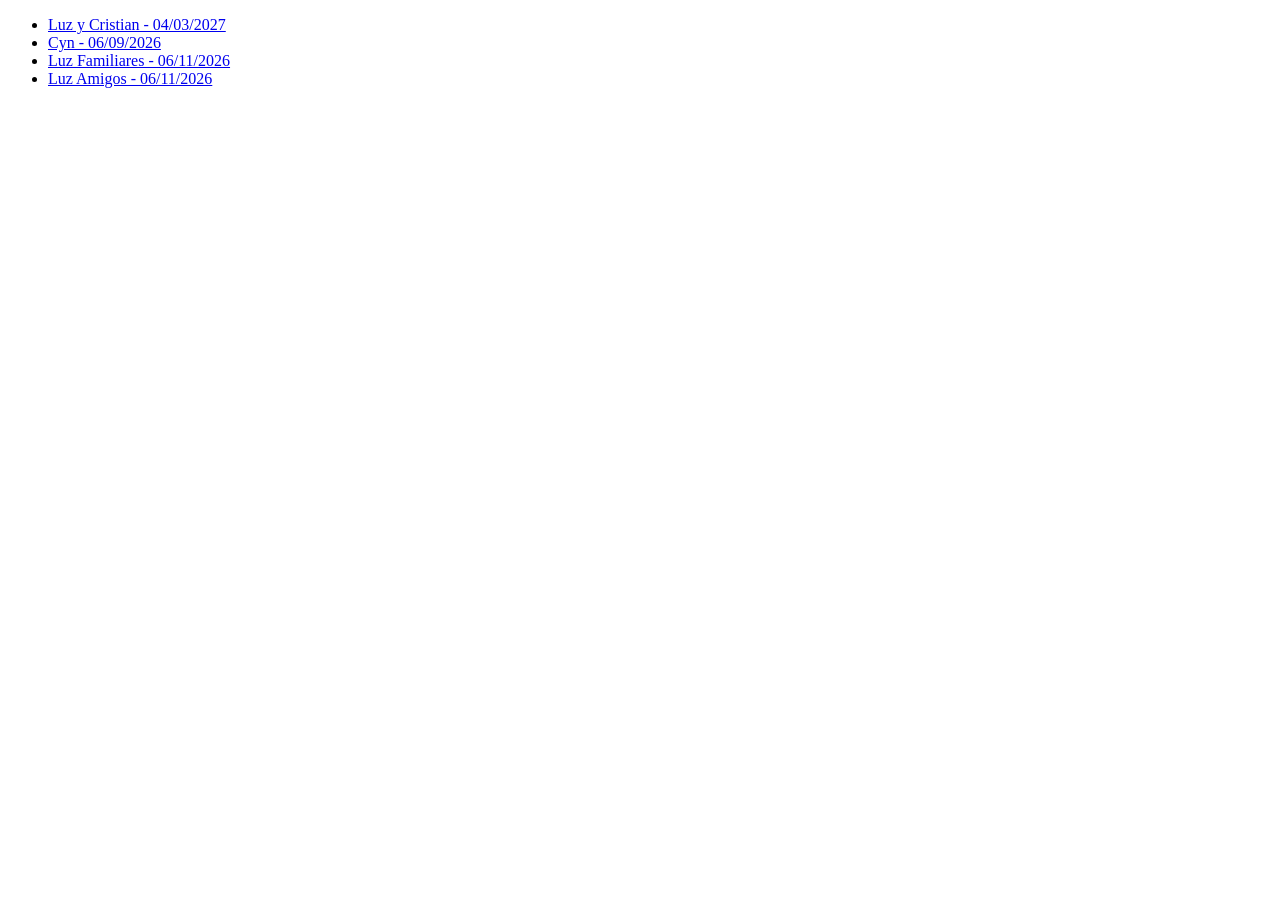
<file: pages/links.html>
<!DOCTYPE html>
<html lang="en">
<head>
    <meta charset="UTF-8">
    <meta name="viewport" content="width=device-width, initial-scale=1.0">
    <title>ModuloDG- Links</title>
</head>
<body>
    <ul>
        <li><a href="../eventos/luzycristian.html">Luz y Cristian - 04/03/2027</a></li>
        <li><a href="../eventos/cumpleCyn.html">Cyn - 06/09/2026</a></li>
        <li><a href="../eventos/valen15.html">Luz Familiares - 06/11/2026</a></li>
        <li><a href="../eventos/valen15fest.html">Luz Amigos - 06/11/2026</a></li>
    </ul>
</body>
</html>
</file>
<file: css/style.css>
:root{
    --marfil: #F8F2E2;
    --marfil-2: #FCF8EF;
    --amarillo: #F0B429;
    --amarillo-deep: #C89320;
    --bordo: #6E1F2B;
    --bordo-deep: #4F1620;
    --piedra: #8C8578;
    --ink: #1E1B16;
    --ink-soft: #6b6459;
    --line: rgba(30,27,22,0.14);
    --radius: 2px;
  }

  *{margin:0;padding:0;box-sizing:border-box;}
  html{scroll-behavior:smooth;}

  body{
    background:var(--marfil);
    color:var(--ink);
    font-family:'Jost', sans-serif;
    font-weight:300;
    line-height:1.55;
    overflow-x:hidden;
  }

  h1,h2,h3{
    font-family:'Space Grotesk', sans-serif;
    font-weight:700;
    letter-spacing:-0.01em;
    line-height:1.08;
  }

  a{color:inherit;text-decoration:none;}
  button{font-family:inherit;cursor:pointer;border:none;background:none;}
  img,svg{display:block;max-width:100%;}

  .mono{
    font-family:'JetBrains Mono', monospace;
    letter-spacing:0.08em;
  }

  .wrap{max-width:1180px;margin:0 auto;padding:0 32px;}

  /* divisor modular — pequeños cuadrados en línea, en vez de una línea continua */
  .grid-divider{
    width:100%;
    height:1px;
    background-image: linear-gradient(90deg, var(--line) 0 6px, transparent 6px 16px);
    background-size:16px 1px;
    position:relative;
  }
  .grid-divider::after{
    content:'';
    position:absolute;
    left:50%;
    top:-3px;
    width:7px;
    height:7px;
    background:var(--amarillo);
    border:1px solid var(--ink);
    transform:translateX(-50%) rotate(45deg);
  }

  /* ---------- ISOTIPO ---------- */
  .isotipo{display:block;flex-shrink:0;}
  .isotipo rect.mod{fill:var(--ink);}
  .isotipo rect.core{fill:var(--bordo);}
  .cta-band .isotipo rect.mod,
  .price-card.featured .isotipo rect.mod{fill:var(--marfil);}
  .cta-band .isotipo rect.core,
  .price-card.featured .isotipo rect.core{fill:var(--amarillo);}

  /* ---------- NAV ---------- */
  header{
    position:sticky;
    top:0;
    z-index:50;
    background:rgba(248,242,226,0.9);
    backdrop-filter:blur(8px);
    border-bottom:1px solid var(--line);
  }
  nav{
    display:flex;
    align-items:center;
    justify-content:space-between;
    padding:18px 32px;
    max-width:1180px;
    margin:0 auto;
  }
  .logo{
    font-family:'Space Grotesk', sans-serif;
    font-weight:700;
    font-size:1.2rem;
    text-transform:uppercase;
    letter-spacing:-0.01em;
    display:flex;
    align-items:center;
    gap:12px;
  }
  .nav-links{
    display:flex;
    gap:32px;
    font-size:0.9rem;
    color:var(--ink-soft);
  }
  .nav-links a:hover{color:var(--ink);}
  .nav-cta{
    padding:10px 20px;
    background:var(--ink);
    color:var(--marfil);
    border-radius:var(--radius);
    font-size:0.85rem;
    font-weight:500;
    transition:background .2s ease;
  }
  .nav-cta:hover{background:var(--bordo);}

  @media (max-width:820px){
    .nav-links{display:none;}
  }

  /* ---------- HERO ---------- */
  /* .hero{
    padding:80px 0 66px;
    display:grid;
    grid-template-columns:1.05fr 0.95fr;
    gap:48px;
    align-items:center;
  } */

  .hero{
  padding:80px 0 66px;
  /* display:grid, grid-template-columns, gap y align-items se van de acá */
}

  .hero .wrap{
  display:grid;
  grid-template-columns:1.05fr 0.95fr;
  gap:48px;
  align-items:center;
}
  .eyebrow{
    display:inline-flex;
    align-items:center;
    gap:8px;
    font-size:0.72rem;
    text-transform:uppercase;
    color:var(--bordo);
    font-weight:500;
    margin-bottom:22px;
  }
  .eyebrow::before{content:'';width:20px;height:1px;background:var(--bordo);}
  .hero h1{font-size:clamp(2.3rem, 4.4vw, 3.7rem); max-width:12ch;}
  .hero h1 span{color:var(--bordo);}
  .hero p.lead{
    margin-top:22px;
    font-size:1.05rem;
    font-weight:300;
    color:var(--ink-soft);
    max-width:46ch;
  }
  .hero-ctas{display:flex; gap:14px; margin-top:32px; flex-wrap:wrap;}
  .btn-primary{
    background:var(--ink);
    color:var(--marfil);
    padding:14px 26px;
    border-radius:var(--radius);
    font-weight:500;
    font-size:0.92rem;
    transition:transform .18s ease, background .18s ease;
    display:inline-block;
  }
  .btn-primary:hover{background:var(--bordo); transform:translateY(-2px);}
  .btn-secondary{
    padding:14px 22px;
    border:1px solid var(--line);
    border-radius:var(--radius);
    font-weight:400;
    font-size:0.92rem;
    color:var(--ink);
    transition:border-color .18s ease;
  }
  .btn-secondary:hover{border-color:var(--ink);}

  .hero-note{
    margin-top:28px;
    font-size:0.8rem;
    color:var(--ink-soft);
    display:flex;
    align-items:center;
    gap:10px;
  }
  .hero-note .dot{width:6px;height:6px;background:var(--amarillo); border:1px solid var(--ink);}

  /* ---------- HERO CARD DECK ---------- */
  .deck{position:relative; height:440px;}
  .card-tile{
    position:absolute;
    width:190px;
    height:250px;
    border-radius:2px;
    box-shadow:0 18px 34px -14px rgba(30,27,22,0.35);
    transition:transform .35s cubic-bezier(.2,.7,.3,1), box-shadow .35s ease;
    padding:18px;
    display:flex;
    flex-direction:column;
    justify-content:space-between;
    border:1px solid rgba(0,0,0,0.06);
  }
  .card-tile .cat{font-family:'JetBrains Mono',monospace; font-size:0.62rem; letter-spacing:0.08em; text-transform:uppercase; opacity:0.8; font-weight:500;}
  .card-tile .name{font-family:'Space Grotesk',sans-serif; font-size:1.2rem; font-weight:600;}
  .card-tile:hover{box-shadow:0 26px 44px -14px rgba(30,27,22,0.42);}

  .t1{background:var(--amarillo); color:var(--ink); top:10px; left:36px; transform:rotate(-7deg); z-index:3;}
  .t1:hover{transform:rotate(-7deg) translateY(-10px);}
  .t2{background:var(--bordo); color:var(--marfil); top:80px; left:190px; transform:rotate(4deg); z-index:4;}
  .t2:hover{transform:rotate(4deg) translateY(-10px);}
  .t3{background:var(--piedra); color:var(--marfil); top:190px; left:70px; transform:rotate(-3deg); z-index:2;}
  .t3:hover{transform:rotate(-3deg) translateY(-10px);}
  .t4{background:var(--marfil-2); color:var(--ink); border:1px solid var(--line); top:150px; left:250px; transform:rotate(9deg); z-index:5;}
  .t4:hover{transform:rotate(9deg) translateY(-10px);}

  @media (max-width:900px){
    .hero{grid-template-columns:1fr; padding-top:52px;}
    .deck{height:340px; margin-top:20px;}
    .card-tile{width:150px; height:200px;}
    .t2{left:150px;} .t3{left:50px; top:150px;} .t4{left:190px; top:120px;}
  }

  /* ---------- SECTION SHARED ---------- */
  section{padding:80px 0;}
  .section-head{
    display:flex;
    justify-content:space-between;
    align-items:flex-end;
    gap:24px;
    margin-bottom:48px;
    flex-wrap:wrap;
  }
  .section-head h2{font-size:clamp(1.7rem,3vw,2.3rem);}
  .section-head p{color:var(--ink-soft); max-width:36ch; font-size:0.95rem;}

  /* ---------- CATEGORIES ---------- */
  .cat-grid{display:grid; grid-template-columns:repeat(4,1fr); gap:16px;}
  .cat-card{
    background:var(--marfil-2);
    border:1px solid var(--line);
    padding:26px 20px 22px;
    min-height:210px;
    display:flex;
    flex-direction:column;
    justify-content:space-between;
    transition:transform .25s ease, border-color .25s ease;
    position:relative;
    overflow:hidden;
  }
  .cat-card:hover{transform:translateY(-6px); border-color:var(--ink);}
  .cat-card .glyph{width:32px;height:32px;}
  .cat-card h3{font-size:1.1rem; margin-top:18px; font-weight:600;}
  .cat-card .sub{font-size:0.85rem; color:var(--ink-soft); margin-top:6px; font-weight:300;}
  .cat-card .fold-corner{
    position:absolute; top:0; right:0;
    width:0;height:0;
    border-style:solid;
    border-width:0 24px 24px 0;
    border-color:transparent var(--marfil) transparent transparent;
  }

  @media (max-width:900px){.cat-grid{grid-template-columns:repeat(2,1fr);}}
  @media (max-width:520px){.cat-grid{grid-template-columns:1fr;}}

  /* ---------- HOW IT WORKS ---------- */
  .steps{display:grid; grid-template-columns:repeat(3,1fr); border-top:1px solid var(--line); border-bottom:1px solid var(--line);}
  .step{padding:34px 30px; border-right:1px solid var(--line);}
  .step:last-child{border-right:none;}
  .step .num{font-family:'JetBrains Mono',monospace; font-size:0.85rem; color:var(--bordo); font-weight:500; margin-bottom:14px;}
  .step h3{font-size:1.1rem; font-weight:600; margin-bottom:10px;}
  .step p{color:var(--ink-soft); font-size:0.9rem; font-weight:300;}

  @media (max-width:820px){
    .steps{grid-template-columns:1fr;}
    .step{border-right:none; border-bottom:1px solid var(--line);}
    .step:last-child{border-bottom:none;}
  }

  /* ---------- SHOWCASE ---------- */
  .showcase{display:grid; grid-template-columns:0.9fr 1.1fr; gap:56px; align-items:center;}
  .showcase-copy h2{margin-bottom:18px;}
  .showcase-copy p{color:var(--ink-soft); margin-bottom:24px; max-width:42ch; font-weight:300;}
  .feature-list{list-style:none; display:flex; flex-direction:column; gap:13px;}
  .feature-list li{display:flex; align-items:center; gap:12px; font-size:0.92rem;}
  .feature-list li::before{content:''; width:6px;height:6px; background:var(--amarillo); border:1px solid var(--ink); flex-shrink:0;}

  .envelope-stage{position:relative; height:380px; display:flex; align-items:center; justify-content:center;}
  .envelope{position:relative; width:300px; height:210px;}
  .env-back{position:absolute; inset:0; background:var(--marfil-2); border:1px solid var(--line);}
  .env-flap{
    position:absolute; top:0; left:0; right:0; height:105px;
    background:var(--amarillo);
    clip-path:polygon(0 0,100% 0,50% 100%);
    transform-origin:top;
    transition:transform 1s cubic-bezier(.3,.8,.3,1);
    z-index:3;
  }
  .env-card{
    position:absolute; left:20px; right:20px; bottom:-14px; height:190px;
    background:var(--bordo);
    box-shadow:0 20px 30px -14px rgba(30,27,22,0.4);
    padding:24px;
    transform:translateY(0);
    transition:transform 1s cubic-bezier(.3,.8,.3,1) .1s;
    z-index:2;
    color:var(--marfil);
  }
  .env-card .k{font-family:'JetBrains Mono',monospace; font-size:0.65rem; text-transform:uppercase; letter-spacing:0.08em; font-weight:500; opacity:0.75;}
  .env-card .t{font-family:'Space Grotesk',serif; font-size:1.35rem; margin-top:10px; font-weight:700;}

  .envelope-stage.open .env-flap{transform:rotateX(180deg);}
  .envelope-stage.open .env-card{transform:translateY(-64px);}

  /* ---------- PRICING ---------- */
  .pricing-grid{display:grid; grid-template-columns:repeat(3,1fr); gap:18px;}
  .price-card{
    border:1px solid var(--line);
    background:var(--marfil-2);
    padding:30px 26px;
    display:flex;
    flex-direction:column;
    gap:16px;
  }
  .price-card.featured{background:var(--ink); color:var(--marfil); border-color:var(--ink);}
  .price-card .tier{font-family:'JetBrains Mono',monospace; font-size:0.78rem; text-transform:uppercase; letter-spacing:0.05em; font-weight:500; color:var(--bordo);}
  .price-card.featured .tier{color:var(--amarillo);}
  .price-card .amount{font-family:'Space Grotesk',sans-serif; font-size:1.9rem; font-weight:700;}
  .price-card ul{list-style:none; display:flex; flex-direction:column; gap:10px; font-size:0.88rem; margin-top:4px; font-weight:300;}
  .price-card p.desc{font-size:0.86rem; color:var(--ink-soft); font-weight:300;}
  .price-card.featured p.desc{color:rgba(248,242,226,0.75);}
  .price-card .btn-primary{margin-top:8px; text-align:center;}
  .price-card.featured .btn-primary{background:var(--amarillo); color:var(--ink);}
  .price-card.featured .btn-primary:hover{background:var(--marfil); color:var(--ink);}

  @media (max-width:900px){.pricing-grid{grid-template-columns:1fr;}}

  /* ---------- FOOTER CTA ---------- */
  .cta-band{background:var(--ink); color:var(--marfil); padding:76px 0; text-align:center;}
  .cta-band h2{font-size:clamp(1.7rem,3.4vw,2.5rem); max-width:16ch; margin:0 auto 24px;}
  .cta-band .btn-primary{background:var(--amarillo); color:var(--ink);}
  .cta-band .btn-primary:hover{background:var(--bordo); color:var(--marfil);}

  footer{padding:46px 0 40px; font-size:0.83rem; color:var(--ink-soft);}
  footer .logo{font-size:1.05rem;}

  /* ---------- SOCIAL ICONS ---------- */
  .redes{display:flex; align-items:center; gap:14px;}
  .redes a{display:inline-flex; padding:6px; border-radius:2px; transition:background .18s ease;}
  .redes a:hover{background:rgba(110,31,43,0.08);}
  .icono{
    display:inline-block; width:22px; height:22px;
    background-color:var(--ink);
    -webkit-mask-repeat:no-repeat; mask-repeat:no-repeat;
    -webkit-mask-position:center; mask-position:center;
    -webkit-mask-size:contain; mask-size:contain;
    transition:background-color .2s ease;
  }
  .redes a:hover .icono{background-color:var(--bordo);}
  .icono-instagram{ -webkit-mask-image:url("../media/instagram.svg"); mask-image:url("../media/instagram.svg"); }
  .icono-whatsapp{ -webkit-mask-image:url("../media/whatsapp.svg"); mask-image:url("../media/whatsapp.svg"); }
  .icono-sobre{ -webkit-mask-image:url("../media/sobre.svg"); mask-image:url("../media/sobre.svg"); }

  [data-reveal]{opacity:0; transform:translateY(18px); transition:opacity .6s ease, transform .6s ease;}
  [data-reveal].in{opacity:1; transform:translateY(0);}

  @media (prefers-reduced-motion: reduce){
    *{transition:none !important; scroll-behavior:auto !important;}
    [data-reveal]{opacity:1; transform:none;}
  }

  :focus-visible{outline:2px solid var(--bordo); outline-offset:2px;}
</file>
<file: css/luzycristian.css>
/* ============================================
   CRISTIAN & LUZ â€” Paleta "Esencia de otoÃ±o"
   ============================================ */

:root {
  --rust: #B9552F;
  --rust-dark: #8C3E22;
  --terracotta: #D98B62;
  --nude: #E4C6AC;
  --beige: #EDE0C8;
  --sage: #8D9B78;
  --sage-dark: #5F6C4E;
  --ivory: #FBF7EF;
  --ink: #4A3226;

  --font-display: 'Alex Brush', cursive;
  --font-serif: 'Cormorant Garamond', serif;
  --font-sans: 'Jost', sans-serif;
}

* { box-sizing: border-box; }

body {
  margin: 0;
  background: var(--beige);
  color: var(--ink);
  font-family: var(--font-serif);
}

p { margin: 0; }

/* -------- Layout general -------- */

.contenedor-principal {
  max-width: 1180px;
  margin: 0 auto;
  min-height: 100vh;
}

.panel-izquierdo {
  background: var(--ivory);
  position: sticky;
  top: 0;
  height: 100vh;
  border-right: 1px dashed var(--sage);
}

.deslizable {
  background: var(--ivory);
}

/* -------- Sendero decorativo (elemento distintivo) --------
   Evoca el "sendero" que se recorre hasta la cumbre: una lÃ­nea
   punteada que atraviesa cada secciÃ³n, como un mapa de ruta. */

.seccion {
  position: relative;
  padding: 3.25rem 2rem 3.5rem;
  display: flex;
  flex-direction: column;
  align-items: center;
  text-align: center;
  gap: .55rem;
}

.seccionFin {
  position: relative;
  display: flex;
  flex-direction: column;
  align-items: center;
  text-align: center;
  gap: .30rem;
  background-color: rgba(240, 248, 255, 0);
}

.seccion::before {
  content: "";
  position: absolute;
  top: 0;
  left: 50%;
  width: 1px;
  height: 2rem;
  border-left: 1px dashed var(--sage);
  transform: translateX(-50%);
}

.seccion::after {
  content: "";
  position: absolute;
  top: 1.4rem;
  left: 50%;
  transform: translateX(-50%) rotate(45deg);
  width: 7px;
  height: 7px;
  background: var(--rust);
  border-radius: 1px;
}

.seccion:nth-of-type(odd)   { background: var(--ivory); }
.seccion:nth-of-type(even)  { background: #F5EEDF; }

/* -------- Portada / nombres -------- */

.cursivaPortada {
  font-family: var(--font-display);
  font-size: clamp(2.6rem, 6vw, 4rem);
  color: var(--rust);
  line-height: 1;
  margin: 0;
}

.imprentaPortada {
  font-family: var(--font-serif);
  font-style: italic;
  font-size: 1.15rem;
  line-height: 1.6;
  color: var(--ink);
  letter-spacing: .015em;
}

.seccion-portada {
  padding: 0;
}

.seccion-portada::before,
.seccion-portada::after {
  display: none;
}

.fecha-mobile {
  font-family: var(--font-sans);
  letter-spacing: .25em;
  color: var(--rust);
  font-size: .95rem;
  text-transform: uppercase;
}

.seccion-frase { background: var(--ivory); }

/* -------- Video de portada -------- */

.media-portada {
  position: relative;
  flex: 1 1 auto;
  min-height: 0;
  overflow: hidden;
  background: var(--ivory);
}

.media-portada-mobile {
  height: 78vh;
  min-height: 460px;
}

.video-portada,
.imagen-portada {
  position: absolute;
  inset: 0;
  width: 100%;
  height: 100%;
  object-fit: cover;
  opacity: 1;
  transition: opacity 1s ease-in-out;
}

.imagen-portada {
  opacity: 0; /* aparece por JS, fundiendo desde el color claro de fondo */
}

.video-portada.oculto {
  opacity: 0;
}

.imagen-portada.visible {
  opacity: 1;
}

/* velo suave para que el texto se lea sobre el video/imagen */
.media-portada::after {
  content: "";
  position: absolute;
  inset: 0;
  background: linear-gradient(180deg, rgba(74,50,38,.15) 0%, rgba(74,50,38,.45) 100%);
  pointer-events: none;
}

.overlay-portada {
  position: relative;
  z-index: 1;
  height: 100%;
  display: flex;
  flex-direction: column;
  align-items: center;
  justify-content: space-between;
  padding: 3rem 1.5rem;
  text-align: center;
}

.overlay-portada .cursivaPortada,
.overlay-portada .fecha-mobile {
  color: var(--ivory);
}

.overlay-portada .imprentaPortada {
  color: var(--ivory);
}

.overlay-portada .fecha-mobile {
  margin-top: 1.4rem;
}

/* -------- Bloque fecha (panel izquierdo desktop) -------- */

.bloque-fecha p {
  font-family: var(--font-sans);
  letter-spacing: .3em;
  font-size: 1.1rem;
  color: var(--rust);
  padding: .9rem 0;
  text-transform: uppercase;
}

/* -------- ConfirmaciÃ³n de asistencia -------- */

.bloque-confirmacion,
.seccion-confirmacion {
  background: var(--sage);
  padding: 1.8rem 1rem 2.2rem;
  gap: .9rem;
}

.eyebrow {
  font-family: var(--font-sans);
  font-size: .72rem;
  letter-spacing: .28em;
  text-transform: uppercase;
  color: var(--sage-dark);
}

.bloque-confirmacion .eyebrow,
.seccion-confirmacion .eyebrow {
  color: var(--ivory);
}

.btn-confirmar {
  font-family: var(--font-sans);
  font-size: .85rem;
  letter-spacing: .1em;
  text-transform: uppercase;
  background: var(--ivory);
  color: var(--sage-dark);
  border: 1px solid var(--ivory);
  border-radius: 999px;
  padding: .55rem 1.6rem;
  transition: background .2s ease, color .2s ease;
}

.btn-confirmar:hover {
  background: transparent;
  color: var(--ivory);
}

/* -------- Contador -------- */

.cuentaAtras {
  gap: 1.1rem;
  margin-top: .4rem;
}

.grupo {
  display: flex;
  flex-direction: column;
  align-items: center;
  min-width: 58px;
}

.grande {
  font-family: var(--font-serif);
  font-weight: 600;
  font-size: 2.1rem;
  color: var(--rust);
  line-height: 1;
}

.chico {
  font-family: var(--font-sans);
  font-size: .68rem;
  letter-spacing: .2em;
  text-transform: uppercase;
  color: var(--ink);
  margin-top: .3rem;
}

/* -------- TÃ­tulos y texto de secciÃ³n -------- */

.titulo-seccion {
  font-family: var(--font-serif);
  font-weight: 500;
  font-size: 1.7rem;
  color: var(--rust-dark);
  margin: 0;
}

.texto-secundario {
  font-family: var(--font-sans);
  font-weight: 300;
  font-size: .95rem;
  color: var(--ink);
  max-width: 340px;
  line-height: 1.55;
}

.frase-dorada {
  font-family: var(--font-display);
  font-size: 1.8rem;
  color: var(--rust);
}

/* -------- Paleta swatches (dress code) -------- */

.paleta-swatches {
  gap: .5rem;
  margin-top: .3rem;
}

.swatch {
  width: 26px;
  height: 26px;
  border-radius: 50%;
  background: var(--sw);
  border: 2px solid var(--ivory);
  box-shadow: 0 0 0 1px rgba(74, 50, 38, .15);
}

/* -------- Botones outline / alias -------- */

.btn-outline-mapa {
  font-family: var(--font-sans);
  font-size: .82rem;
  letter-spacing: .08em;
  text-transform: uppercase;
  color: var(--rust);
  background: transparent;
  border: 1px solid var(--rust);
  border-radius: 999px;
  padding: .55rem 1.5rem;
  transition: background .2s ease, color .2s ease;
}

.btn-outline-mapa:hover {
  background: var(--rust);
  color: var(--ivory);
}

.btn-alias {
  font-family: var(--font-sans);
  font-size: .82rem;
  letter-spacing: .08em;
  text-transform: uppercase;
  color: var(--ivory);
  background: var(--rust);
  border: 1px solid var(--rust);
  border-radius: 999px;
  padding: .6rem 1.7rem;
  margin-top: .3rem;
  transition: opacity .2s ease;
}

.btn-alias:hover {
  opacity: .85;
  color: var(--ivory);
}

.precio {
  font-family: var(--font-serif);
  font-size: 1.5rem;
  color: var(--rust-dark);
}

.precio span {
  display: block;
  font-family: var(--font-sans);
  font-size: .72rem;
  letter-spacing: .15em;
  text-transform: uppercase;
  color: var(--ink);
  margin-top: .2rem;
}

/* -------- Modal CVU -------- */

.modal-content {
  background: var(--ivory);
  border: none;
  border-radius: 4px;
  font-family: var(--font-sans);
}

.modal-title {
  font-family: var(--font-serif);
  color: var(--rust-dark);
}

.modal-body strong {
  color: var(--sage-dark);
  font-size: .75rem;
  letter-spacing: .12em;
  text-transform: uppercase;
}

.btn-success {
  background: var(--sage-dark);
  border-color: var(--sage-dark);
}

.btn-success:hover {
  background: var(--rust);
  border-color: var(--rust);
}

/* -------- Responsive -------- */

@media (max-width: 991.98px) {
  .seccion { padding: 2.75rem 1.5rem 3rem; }
}
</file>
<file: css/footer.css>
/* ---------- SOCIAL ICONS ---------- */
  .redes{display:flex; align-items:center; gap:14px;}
  .redes a{display:inline-flex; padding:6px; border-radius:2px; transition:background .18s ease;}
  .redes a:hover{background:rgba(110,31,43,0.08);}
  .icono{
    display:inline-block; width:16px; height:16px;
    background-color:var(--ink);
    -webkit-mask-repeat:no-repeat; mask-repeat:no-repeat;
    -webkit-mask-position:center; mask-position:center;
    -webkit-mask-size:contain; mask-size:contain;
    transition:background-color .2s ease;
  }
  .redes a:hover .icono{background-color:var(--bordo);}
  .icono-instagram{ -webkit-mask-image:url("../media/instagram.svg"); mask-image:url("../media/instagram.svg"); }
  .icono-whatsapp{ -webkit-mask-image:url("../media/whatsapp.svg"); mask-image:url("../media/whatsapp.svg"); }
  .icono-sobre{ -webkit-mask-image:url("../media/sobre.svg"); mask-image:url("../media/sobre.svg"); }
</file>
